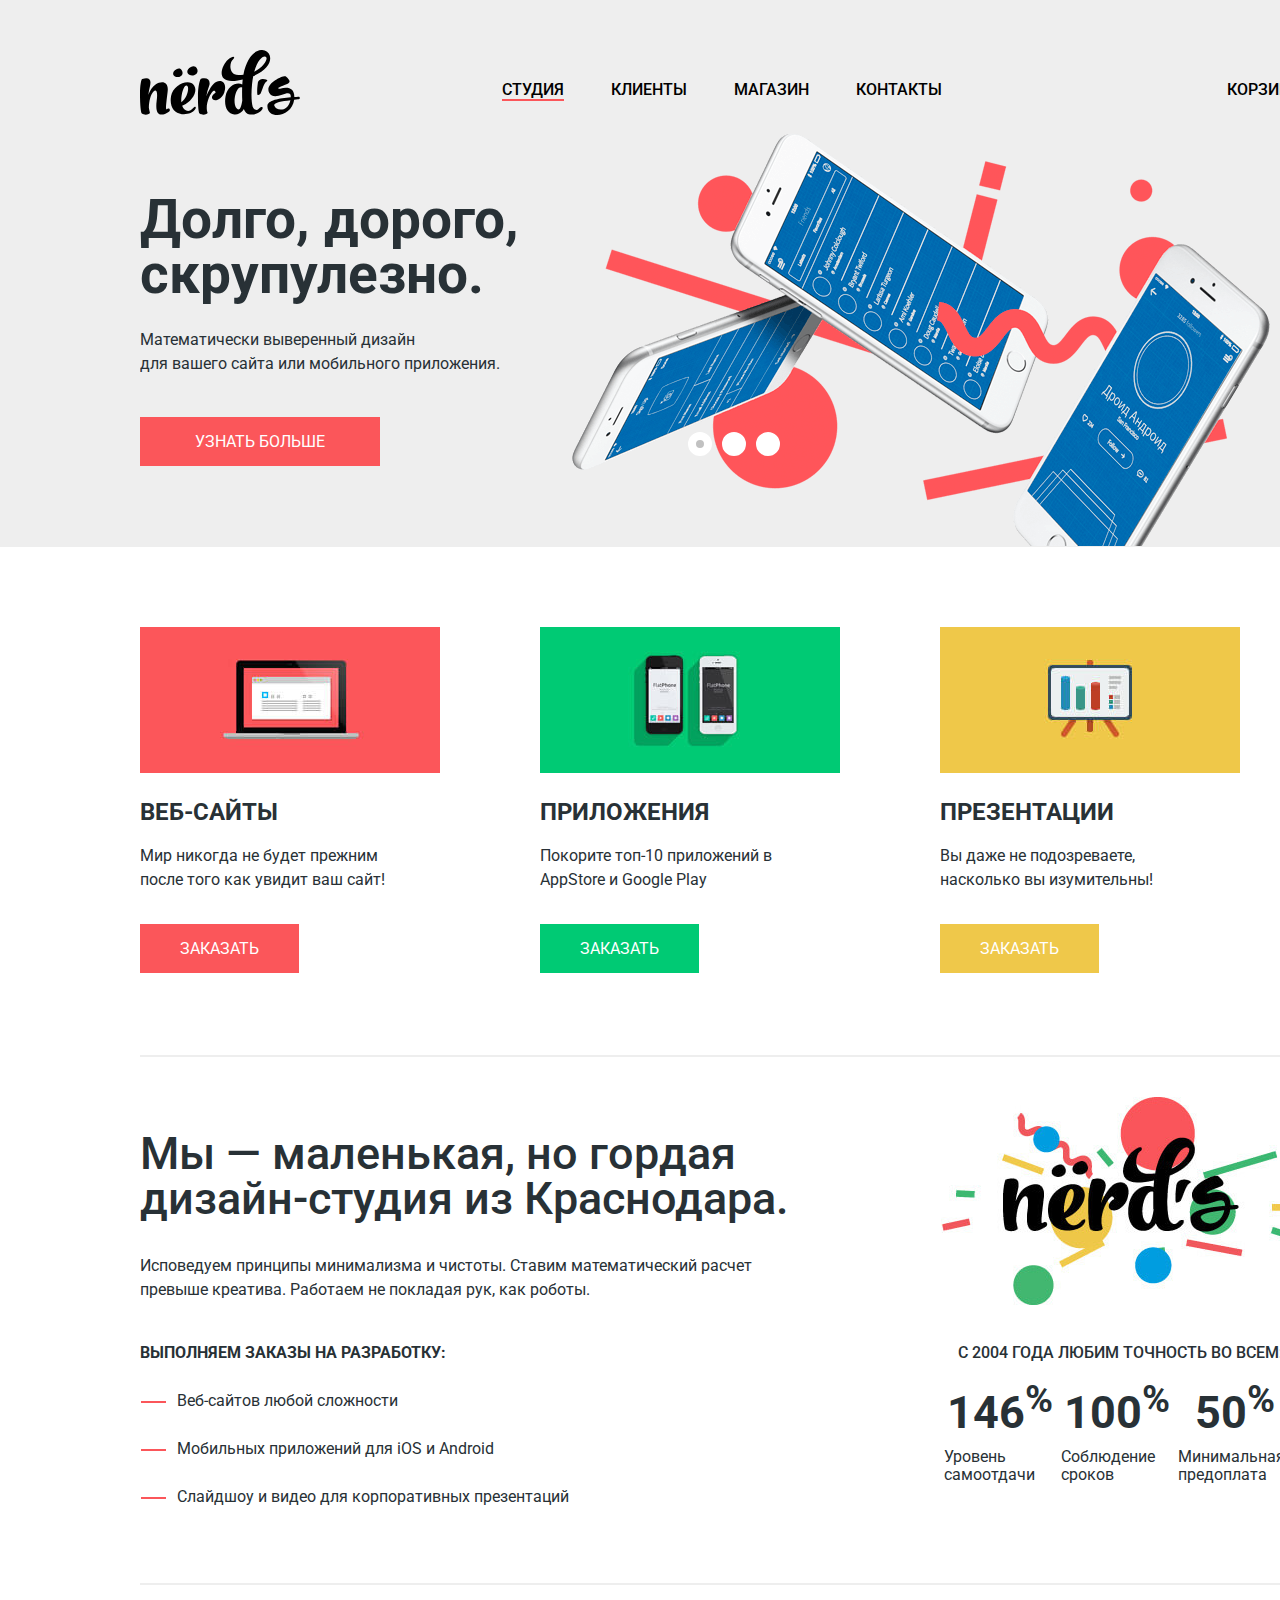
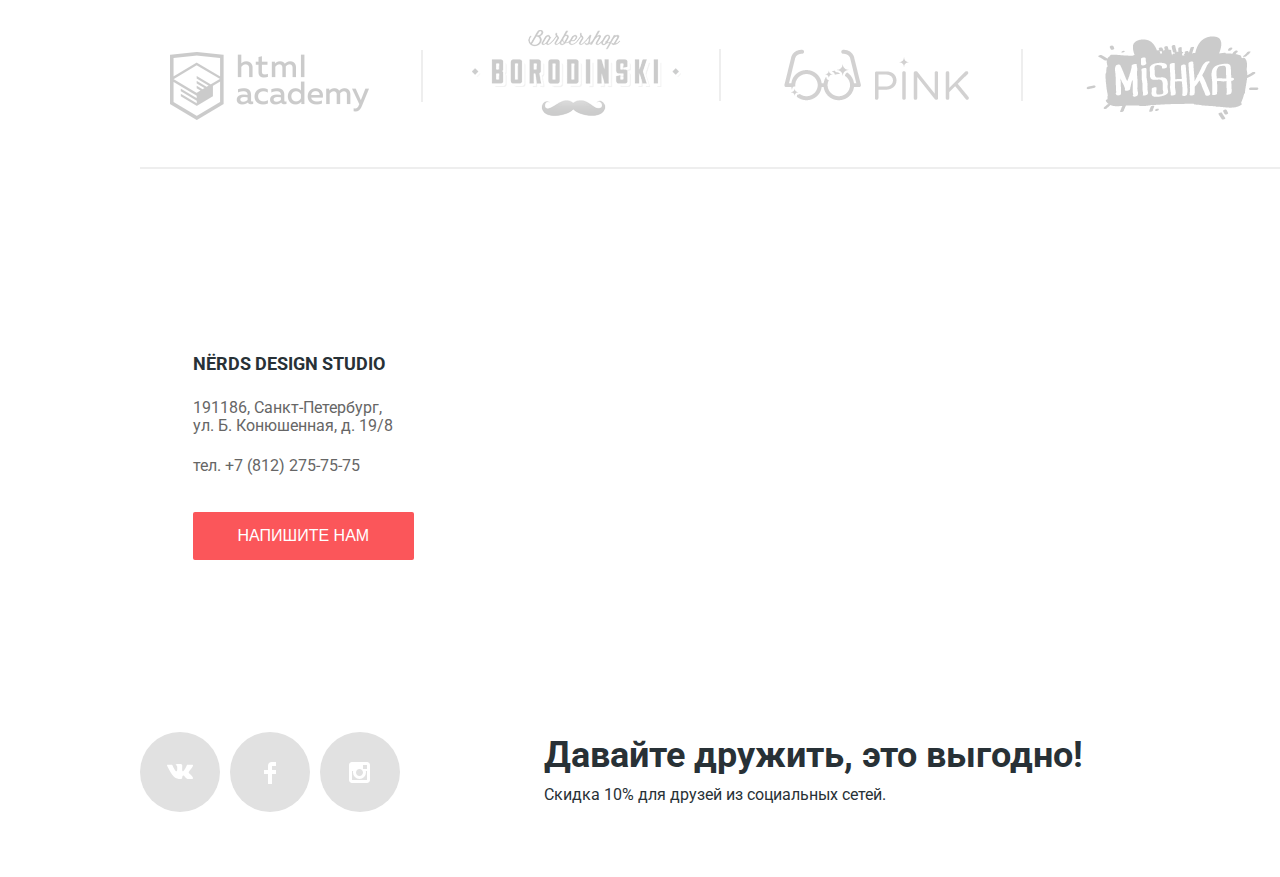
<file: index.html>
<!DOCTYPE html>
<html lang="en" dir="ltr">

<head>
  <meta charset="utf-8">
  <title>Nerds, дизайн студия из Санкт-Петербурга</title>
  <link rel="stylesheet" href="css/style.css">
  <link href="https://fonts.googleapis.com/css?family=Roboto:400,500,700&amp;subset=cyrillic-ext" rel="stylesheet">
</head>

<body>
    <div class="main-navigation-wrapper">
      <header class="navigation container">
        <div class="main-navigation-logo">
          <a href="index.html">
            <svg xmlns="http://www.w3.org/2000/svg" width="160" height="65" viewBox="0 0 160 65">
              <path d="M157.936 49.374c-1.235.161-2.523.271-3.757.377v.056c-2.415 17.364-26.188 20.231-26.779 6.599-.269-6.167 11.593-7.95 23.398-9.088.429-11.09-15.901 5.667-21.608-4.601-5.019-9.025 14.632-17.938 16.728-16.102 6.438 5.636 3.404 6.618-1.379 8.335-9.49 3.41-5.791 4.107-4.511 3.726 7.569-2.253 14.366-1.04 14.312 8.317 1.288-.107 2.522-.163 3.757-.271 2.306-.215 2.467 2.435-.161 2.652zm-7.514.756c-9.124 1.028-17.013 2.436-16.153 5.355 1.716 5.573 13.577 6.818 16.153-5.355zM117.678 44.918c-.682-.037-.703-6.038.112-11.688 1.005-6.951 11.935-3.357 9.093-1.906-2.975 1.52-4.429 8.718-6.266 12.087-.635 1.161-2.605 1.526-2.939 1.507zM42.105 21.002c2.376 4.866-4.937 8.171-8.292 4.521-1.398-1.555-.755-4.56 2.636-6.193 1.697-.836 4.073-1.596 5.656 1.672zM57.062 18.861c2.585 5.297-5.38 8.896-9.031 4.922-1.522-1.695-.823-4.963 2.873-6.742 1.846-.911 4.432-1.736 6.158 1.82zM28.883 61.666c-7.919 5.338-14.219 4.159-12.212-10.848 1.45-10.904-.948-11.521-3.122-9.442-2.845 2.697-4.628 9.723-4.684 16.412a50.98 50.98 0 0 0 1.004 4.776c.334 1.63-4.907 3.315-7.974 1.011C.837 62.79 0 54.865 0 44.131c0-8.824 1.171-14.895 2.23-15.175 8.029-2.191 9.312 1.348 7.583 7.981a47.637 47.637 0 0 0-1.395 7.924c1.673-4.664 4.071-8.485 6.803-10.173 7.416-4.664 13.605-2.473 12.434 6.801-2.007 16.58-2.174 18.827-.39 17.535 2.231-1.574 3.68 1.238 1.618 2.642zM54.982 59.59c-2.175 3.484-7.806 5.171-13.216 4.552-7.75-.843-12.545-7.756-10.705-18.097 2.008-11.185 18.065-18.322 23.196-10.341 3.735 5.789-2.175 16.017-11.597 19.783l-.502.168c1.951 5.171 6.579 7.476 11.039 2.36 2.119-2.36 3.624-1.348 1.785 1.575zm-13.605-7.418c5.855-4.159 7.806-13.32 6.189-15.905-1.728-2.697-5.074 1.517-6.245 11.746-.111 1.461-.111 2.865.056 4.159zM83.091 44.992c-1.597 2.507-3.903 4.384-5.966 5.059-2.398.73-5.185.056-5.185-2.698 0-1.011.892-3.372 3.624-4.721-.168-1.911-1.394-2.417-2.286-1.686-3.345 2.586-7.417 12.25-6.356 19.221.055.168.055.337.055.506.168.617.335 1.237.558 1.854.557 1.574-4.907 3.316-7.973.956-1.059-.788-1.617-6.97-1.617-17.704 0-8.824 1.951-16.636 3.011-16.917 6.412-1.743 10.147 1.292 8.14 7.249-1.171 3.373-2.23 6.801-2.843 10.399 2.453-6.688 6.523-12.872 9.812-14.501 5.856-2.923 10.092.956 8.867 7.813-.056.11-.112.393-.112.449-.056.562-.566 2.302-.39 1.741-.516 1.645-.892 2.277-1.339 2.98z" />
              <path d="M113.207 26.161a86.988 86.988 0 0 0-1.115 7.531c-1.059 10.06-.612 18.996.613 22.986.726 2.137 3.457 4.946 6.078 2.023 2.843-3.203 5.967-1.349 2.174 2.416-2.34 2.305-6.689 3.878-11.039 3.428-3.123-.393-5.018-2.415-6.134-5.505-.444.898-.947 1.685-1.56 2.302-2.119 2.193-4.685 3.43-7.974 3.092-6.637-.73-10.538-7.923-8.699-18.153 1.952-10.791 11.319-14.725 16.728-11.857.112-1.349.223-2.699.335-4.104.055-.281.055-.562.11-.843a96.962 96.962 0 0 1-4.962.956C73.787 34.423 82.04 14.864 87.894 9.75c6.636-5.733 7.36-1.855 5.297-.562-3.68 2.36-5.297 15.905 5.241 15.905 1.729 0 3.346-.112 4.962-.281C106.685 6.49 116.665-2.391 124.75.532c8.976 3.26 8.029 17.535-11.543 25.629zm-10.928 24.393c-.224-3.542-.224-7.532-.167-11.636 0-.506.056-1.011.056-1.461-3.346-1.518-6.635 3.653-7.473 10.792-.946 8.373 2.788 12.813 4.908 10.791 1.617-1.631 2.453-6.803 2.676-8.486zm24.086-43.165c-1.784-2.642-8.307.562-12.098 14.332 9.535-4.554 13.326-12.422 12.098-14.332z" /></svg>
          </a>
        </div>
        <nav class="main-navigation">
          <ul>
            <li class="main-navigation-item">
              <a class="navigation-link active" href="index.html">Студия</a>
            </li>
            <li class="main-navigation-item">
              <a class="navigation-link" href="#">Клиенты</a>
            </li>
            <li class="main-navigation-item">
              <a class="navigation-link" href="catalog.html">Магазин</a>
            </li>
            <li class="main-navigation-item">
              <a class="navigation-link" href="#">Контакты</a>
            </li>
          </ul>
        </nav>
        <div class="main-navigation-cart">
          <a class="navigation-link" href="#">
            Корзина
          </a>
        </div>

      </header>
      <main>
        <h1 class="visually-hidden">Студия веб-дизайна "Nerds"</h1>
        <section class="slider container">
          <input type="radio" id="slider-1" name="slide" checked>
          <input type="radio" id="slider-2" name="slide">
          <input type="radio" id="slider-3" name="slide">
          <div class="slider-controls">
            <label for="slider-1"></label>
            <label for="slider-2"></label>
            <label for="slider-3"></label>
          </div>
          <div class="slider-inner">
            <div class="slide slide-first">
              <div class="slide-column">
                <h3>Долго, дорого, скрупулезно.</h3>
                <p>Математически выверенный дизайн<br />для вашего сайта или мобильного приложения.</p>
                <a href="#" class="button btn-red-big">Узнать больше</a>
              </div>
              <div class="slide-column">
                <img src="img/slide1.png" alt="Пример дизайна на смартфонах">
              </div>
            </div>
            <div class="slide slide-second">
              <div class="slide-column">
                <h3>Любим математику, как никто другой</h3>
                <p>Никакого креатива, только математические формулы<br /> для расчета идеальных пропорций.</p>
                <a href="#" class="button btn-red-big">Узнать больше</a>
              </div>
              <div class="slide-column">
                <img src="img/slide2.png" alt="Пример дизайна на планшетах">
              </div>
            </div>
            <div class="slide slide-third">
              <div class="slide-column">
                <h3>Только ночь, только хардкор</h3>
                <p>Работать днем, как все? Мы против этого.Ближе к полуночи работа только начинается.</p>
                <a href="#" class="button btn-red-big">Узнать больше</a>
              </div>
              <div class="slide-column">
                <img src="img/slide3.png" alt="Пример дизайна на планшете и смартфоне">
              </div>
            </div>
          </div>
    </div>
    </section>
    <section class="features container">
      <h2 class="visually-hidden">Популярные товары</h2>
      <ul class="features-list">
        <li class="feature-item">
          <img src="img/illustration-1.jpg" alt="Пример веб сайта на ноутбуке">
          <h3>Веб-сайты</h3>
          <p>Мир никогда не будет прежним<br /> после того как увидит ваш сайт!</p>
          <a href="" class="btn btn-red">Заказать</a>
        </li>
        <li class="feature-item">
          <img src="img/illustration-2.jpg" alt="Пример приложения на экране смартфона">
          <h3>Приложения</h3>
          <p>Покорите топ-10 приложений в AppStore и Google Play </p>
          <a href="" class="btn btn-green">Заказать</a>
        </li>
        <li class="feature-item">
          <img src="img/illustration-3.jpg" alt="Пример презентации">
          <h3>Презентации</h3>
          <p>Вы даже не подозреваете,<br /> насколько вы изумительны!</p>
          <a href="" class="btn btn-yellow">Заказать</a>
        </li>
      </ul>
    </section>
    <article class="about-us container">
      <h2 class="visually-hidden">О нас</h2>
      <section class="about-us-text">
        <h3>Мы — маленькая, но гордая дизайн-студия из Краснодара.</h3>
        <p>Исповедуем принципы минимализма и чистоты. Ставим математический расчет превыше креатива. Работаем не покладая рук, как роботы.</p>
        <h4>Выполняем заказы на разработку:</h4>
        <ul class="about-us-product">
          <li>Веб-сайтов любой сложности</li>
          <li>Мобильных приложений для iOS и Android</li>
          <li>Слайдшоу и видео для корпоративных презентаций</li>
        </ul>
      </section>
      <section class="about-us-statistic">
        <h3 class="visually-hidden">Наша статистика</h3>
        <ul>
          <li class="about statistic-logo">
            <img src="img/nerds-illustration.jpg" alt="Логотип студии Nerds">
          </li>
          <li class="about">
            <table>
              <caption>с 2004 года любим точность во всем:</caption>
              <tr>
                <th>146<sup>%</sup></th>
                <th>100<sup>%</sup></th>
                <th>50<sup>%</sup></th>
              </tr>
              <tr>
                <td>Уровень<br />самоотдачи</td>
                <td>Соблюдение<br /> сроков</td>
                <td>Минимальная<br /> предоплата</td>
              </tr>
            </table>
          </li>
        </ul>
      </section>
    </article>
    <article class="examples container">
      <h2 class="visually-hidden">Примеры сайтов сделанных Nёrds</h2>
      <ul class="partners-list">
        <li class="partner-item">
          <a href="#"><img src="img/logo-1.png" alt="HTML academy"></a>
        </li>
        <li class="partner-item">
          <a href="#"><img src="img/logo-2.png" alt="Барбершоп Бородинский"></a>
        </li>
        <li class="partner-item">
          <a href="#"><img src="img/logo-3.png" alt="Пинк"></a>
        </li>
        <li class="partner-item">
          <a href="#"><img src="img/logo-4.png" alt="Мишка"></a>
        </li>
      </ul>
    </article>
    </main>
  </div>
  <section class="map-and-contacts">
  <iframe src="https://www.google.com/maps/embed?pb=!1m14!1m8!1m3!1d7994.396461306528!2d30.323083!3d59.938794!3m2!1i1024!2i768!4f13.1!3m3!1m2!1s0x4696310fca5ba729%3A0xea9c53d4493c879f!2z0JHQvtC70YzRiNCw0Y8g0JrQvtC90Y7RiNC10L3QvdCw0Y8g0YPQuy4sIDE5LCDQodCw0L3QutGCLdCf0LXRgtC10YDQsdGD0YDQsywgMTkxMTg2!5e0!3m2!1sru!2sru!4v1543259858917" width="100%" height="416" frameborder="0" style="border:0" allowfullscreen></iframe>
    <div class="container">
      <div class="contacts">
          <h4>Nёrds design studio</h4>
          <p class="adress">191186, Санкт-Петербург,<br /> ул. Б. Конюшенная, д. 19/8</p>
          <p>тел. +7 (812) 275-75-75</p>
          <button href="#" class="button btn-red-write" type="submit">Напишите нам</button>
      </div>
  </section>
  <footer class="page-footer container">
      <section class="footer-social">
        <a href="https://vk.com/" class="round-link">
          <svg xmlns="http://www.w3.org/2000/svg" width="26" height="15" viewBox="0 0 26 15">
            <path fill="#FFF" d="M16.138 11.51c.956-.309 2.18 2.04 3.483 2.939.978.681 1.727.534 1.727.534l3.473-.05s1.815-.112.957-1.554c-.071-.12-.503-1.069-2.585-3.022-2.177-2.043-1.882-1.712.739-5.244 1.597-2.153 2.236-3.468 2.036-4.028-.192-.539-1.365-.399-1.365-.399L20.69.713c-.381.001-.704.119-.851.515-.003.004-.621 1.666-1.445 3.079-1.741 2.989-2.436 3.148-2.724 2.961-.661-.433-.494-1.737-.494-2.664 0-2.897.432-4.105-.846-4.417-.427-.104-.739-.172-1.828-.182-1.392-.021-2.574 0-3.244.329-.445.223-.786.712-.579.74.26.035.843.16 1.155.586.401.552.389 1.789.389 1.789s.229 3.411-.54 3.834c-.528.29-1.25-.302-2.803-3.016-.793-1.388-1.392-2.922-1.392-2.922s-.116-.285-.326-.441c-.25-.185-.6-.244-.6-.244L.848.684S.29.7.085.946c-.182.218-.015.668-.015.668s2.909 6.881 6.203 10.347c3.02 3.182 6.452 2.971 6.452 2.971h1.555s.469-.054.709-.312c.224-.24.214-.691.214-.691s-.031-2.109.935-2.419z" /></svg>
          <span class="visually-hidden">Вконтакте</span>
        </a>
        <a href="https://www.facebook.com/" class="round-link">
          <svg xmlns="http://www.w3.org/2000/svg" width="12" height="22" viewBox="0 0 12 22">
            <path fill="#FFF" d="M12 4V0H8a4 4 0 0 0-4 4v4H0v4h4v10h4V12h4V8H8V4h4z" /></svg>
          <span class="visually-hidden">Фейсбук</span>
        </a>
        <a href="https://www.instagram.com/" class="round-link">
          <span class="visually-hidden">Инстаграм</span>
          <svg xmlns="http://www.w3.org/2000/svg" width="21" height="21" viewBox="0 0 21 21">
            <path fill="#FFF" d="M18 0H3C1.35 0 0 1.35 0 3v15c0 1.65 1.35 3 3 3h15c1.65 0 3-1.35 3-3V3c0-1.65-1.35-3-3-3zm-7.5 7c1.93 0 3.5 1.57 3.5 3.5S12.43 14 10.5 14 7 12.43 7 10.5 8.57 7 10.5 7zM18 18H3V9h1.181A6.504 6.504 0 0 0 4 10.5a6.5 6.5 0 1 0 13 0 6.45 6.45 0 0 0-.181-1.5H18v9zm0-11h-4V3h4v4z" /></svg>
        </a>
      </section>
      <section class="footer-offer">
        <h3>Давайте дружить, это выгодно!</h3>
        <p>Скидка 10% для друзей из социальных сетей.</p>
      </section>
  </footer>
  <section class="modal">
    <h4 class="form-head">Напишите нам</h4>
    <form  class="modal-form" action="https://echo.htmlacademy.ru" method="post">
      <label class="name">
        Ваше имя:<br />
        <input class="user-name" type="text" name="name" placeholder="Имя Фамилия">
      </label>
      <label class="mail">
        Ваш e-mail:<br />
        <input type="email" class="user-mail" name="mail" placeholder="email@example.com">
      </label>
      <label class="text">
        Текст письма:<br />
        <textarea name="name" rows="8" cols="80"></textarea>
      </label>
    <button class="button modal-submit" type="submit">Отправить</button>
    </form>
    <button class="modal-close">Закрыть</button>
  </section>
  <script src="external.js"></script>
</body>

</html>
</file>
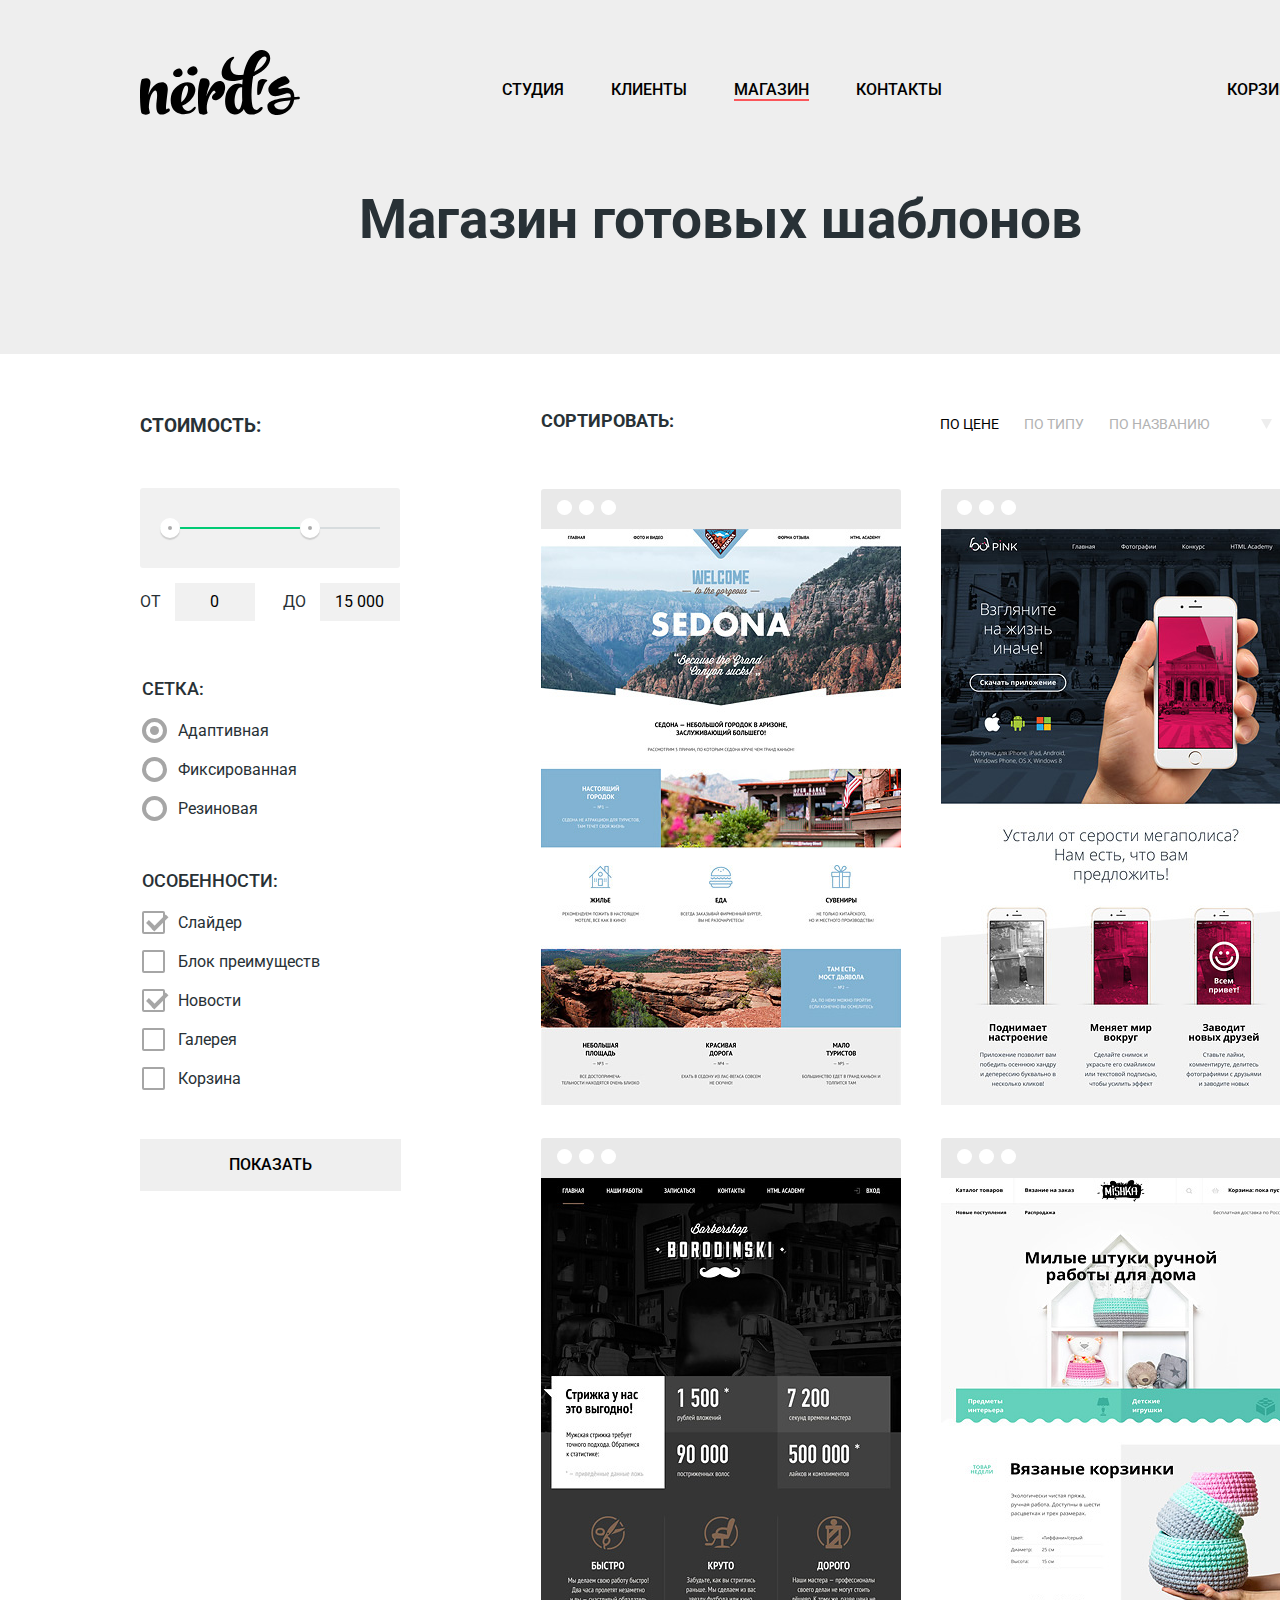
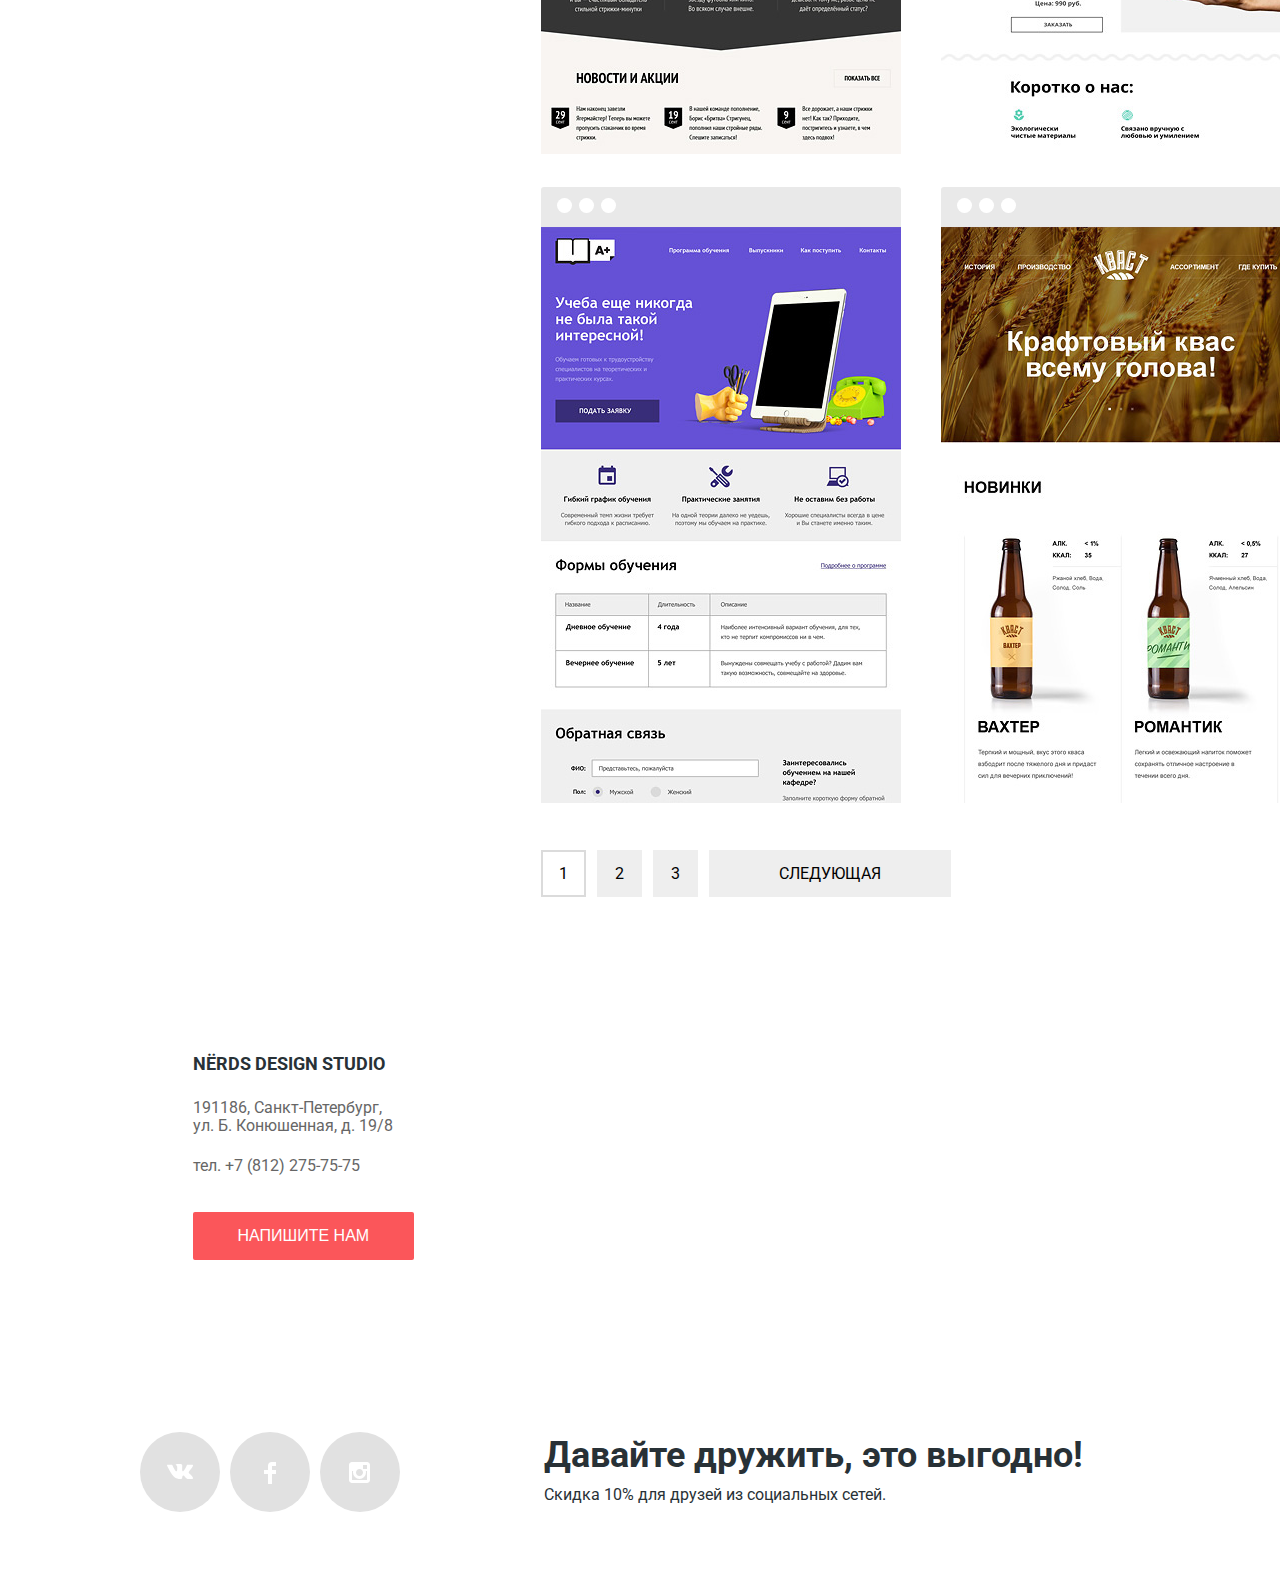
<file: catalog.html>
<!DOCTYPE html>
<html lang="en" dir="ltr">

<head>
  <meta charset="utf-8">
  <title>Каталог сайтов дизайн-студии Nёrds</title>
  <link rel="stylesheet" href="css/min-style.css">
  <link href="https://fonts.googleapis.com/css?family=Roboto:400,500,700&amp;subset=cyrillic-ext" rel="stylesheet">
</head>

<body>
  <div class="main-navigation-wrapper">
    <header class="navigation container">
      <div class="main-navigation-logo">
        <a href="index.html">
          <svg xmlns="http://www.w3.org/2000/svg" width="160" height="65" viewBox="0 0 160 65">
            <path d="M157.936 49.374c-1.235.161-2.523.271-3.757.377v.056c-2.415 17.364-26.188 20.231-26.779 6.599-.269-6.167 11.593-7.95 23.398-9.088.429-11.09-15.901 5.667-21.608-4.601-5.019-9.025 14.632-17.938 16.728-16.102 6.438 5.636 3.404 6.618-1.379 8.335-9.49 3.41-5.791 4.107-4.511 3.726 7.569-2.253 14.366-1.04 14.312 8.317 1.288-.107 2.522-.163 3.757-.271 2.306-.215 2.467 2.435-.161 2.652zm-7.514.756c-9.124 1.028-17.013 2.436-16.153 5.355 1.716 5.573 13.577 6.818 16.153-5.355zM117.678 44.918c-.682-.037-.703-6.038.112-11.688 1.005-6.951 11.935-3.357 9.093-1.906-2.975 1.52-4.429 8.718-6.266 12.087-.635 1.161-2.605 1.526-2.939 1.507zM42.105 21.002c2.376 4.866-4.937 8.171-8.292 4.521-1.398-1.555-.755-4.56 2.636-6.193 1.697-.836 4.073-1.596 5.656 1.672zM57.062 18.861c2.585 5.297-5.38 8.896-9.031 4.922-1.522-1.695-.823-4.963 2.873-6.742 1.846-.911 4.432-1.736 6.158 1.82zM28.883 61.666c-7.919 5.338-14.219 4.159-12.212-10.848 1.45-10.904-.948-11.521-3.122-9.442-2.845 2.697-4.628 9.723-4.684 16.412a50.98 50.98 0 0 0 1.004 4.776c.334 1.63-4.907 3.315-7.974 1.011C.837 62.79 0 54.865 0 44.131c0-8.824 1.171-14.895 2.23-15.175 8.029-2.191 9.312 1.348 7.583 7.981a47.637 47.637 0 0 0-1.395 7.924c1.673-4.664 4.071-8.485 6.803-10.173 7.416-4.664 13.605-2.473 12.434 6.801-2.007 16.58-2.174 18.827-.39 17.535 2.231-1.574 3.68 1.238 1.618 2.642zM54.982 59.59c-2.175 3.484-7.806 5.171-13.216 4.552-7.75-.843-12.545-7.756-10.705-18.097 2.008-11.185 18.065-18.322 23.196-10.341 3.735 5.789-2.175 16.017-11.597 19.783l-.502.168c1.951 5.171 6.579 7.476 11.039 2.36 2.119-2.36 3.624-1.348 1.785 1.575zm-13.605-7.418c5.855-4.159 7.806-13.32 6.189-15.905-1.728-2.697-5.074 1.517-6.245 11.746-.111 1.461-.111 2.865.056 4.159zM83.091 44.992c-1.597 2.507-3.903 4.384-5.966 5.059-2.398.73-5.185.056-5.185-2.698 0-1.011.892-3.372 3.624-4.721-.168-1.911-1.394-2.417-2.286-1.686-3.345 2.586-7.417 12.25-6.356 19.221.055.168.055.337.055.506.168.617.335 1.237.558 1.854.557 1.574-4.907 3.316-7.973.956-1.059-.788-1.617-6.97-1.617-17.704 0-8.824 1.951-16.636 3.011-16.917 6.412-1.743 10.147 1.292 8.14 7.249-1.171 3.373-2.23 6.801-2.843 10.399 2.453-6.688 6.523-12.872 9.812-14.501 5.856-2.923 10.092.956 8.867 7.813-.056.11-.112.393-.112.449-.056.562-.566 2.302-.39 1.741-.516 1.645-.892 2.277-1.339 2.98z" />
            <path d="M113.207 26.161a86.988 86.988 0 0 0-1.115 7.531c-1.059 10.06-.612 18.996.613 22.986.726 2.137 3.457 4.946 6.078 2.023 2.843-3.203 5.967-1.349 2.174 2.416-2.34 2.305-6.689 3.878-11.039 3.428-3.123-.393-5.018-2.415-6.134-5.505-.444.898-.947 1.685-1.56 2.302-2.119 2.193-4.685 3.43-7.974 3.092-6.637-.73-10.538-7.923-8.699-18.153 1.952-10.791 11.319-14.725 16.728-11.857.112-1.349.223-2.699.335-4.104.055-.281.055-.562.11-.843a96.962 96.962 0 0 1-4.962.956C73.787 34.423 82.04 14.864 87.894 9.75c6.636-5.733 7.36-1.855 5.297-.562-3.68 2.36-5.297 15.905 5.241 15.905 1.729 0 3.346-.112 4.962-.281C106.685 6.49 116.665-2.391 124.75.532c8.976 3.26 8.029 17.535-11.543 25.629zm-10.928 24.393c-.224-3.542-.224-7.532-.167-11.636 0-.506.056-1.011.056-1.461-3.346-1.518-6.635 3.653-7.473 10.792-.946 8.373 2.788 12.813 4.908 10.791 1.617-1.631 2.453-6.803 2.676-8.486zm24.086-43.165c-1.784-2.642-8.307.562-12.098 14.332 9.535-4.554 13.326-12.422 12.098-14.332z" /></svg>
        </a>
      </div>
      <nav class="main-navigation">
        <ul>
          <li class="main-navigation-item">
            <a class="navigation-link" href="index.html">Студия</a>
          </li>
          <li class="main-navigation-item">
            <a class="navigation-link" href="#">Клиенты</a>
          </li>
          <li class="main-navigation-item">
            <a class="navigation-link active" href="catalog.html">Магазин</a>
          </li>
          <li class="main-navigation-item">
            <a class="navigation-link" href="#">Контакты</a>
          </li>
        </ul>
      </nav>
      <div class="main-navigation-cart">
        <a class="navigation-link" href="#">
          Корзина
        </a>
      </div>

    </header>
    <section class="container">
      <h1 class="catalog-header">Магазин готовых шаблонов</h1>
    </section>
  </div>
  <main class="catalog-content container">
    <section class="sort-form">
      <h3 class="visually-hidden">Настройки фильтров поиска</h3>
      <form action="/echo" method="post">
        <h3 class="price">Стоимость:</h3>
        <div class="range-bar">
          <div class="range-controls">
            <div class="scale">
              <div class="bar"></div>
            </div>
            <div class="toggle toggle-min"></div>
            <div class="toggle toggle-max"></div>
          </div>
          <div class="price-control">
            <label class="min-price">от <input type="text" name="min-price" value="0"></label>
            <label class="max-price">до <input type="text" name="max-price" value="15 000"></label>
          </div>
        </div>
        <fieldset class="grid-type">
          <legend>Сетка:</legend>
          <label class="interface-radio">
            <input class="visually-hidden" type="radio" name="grid" value="adaptive" checked>
            <span class="radio-indicator"></span>
            <span class="radio-type">Адаптивная</span>
          </label>
          <label class="interface-radio">
            <input class="visually-hidden" type="radio" name="grid" value="fixed">
            <span class="radio-indicator"></span>
            <span class="radio-type">Фиксированная</span>
          </label>
          <label class="interface-radio">
            <input class="visually-hidden" type="radio" name="grid" value="rubber">
            <span class="radio-indicator"></span>
            <span class="radio-type">Резиновая</span>
          </label>
        </fieldset>
        <fieldset class="advantage-type">
          <legend>Особенности:</legend>
          <label class="interface-checkbox">
            <input class="visually-hidden" type="checkbox" name="slider" checked>
            <span class="checkbox-indicator"></span>
            <span class="checkbox-type">Слайдер</span>
          </label>
          <label class="interface-checkbox">
            <input class="visually-hidden" type="checkbox" name="advantage-block">
            <span class="checkbox-indicator"></span>
            <span class="checkbox-type">Блок преимуществ</span>
          </label>
          <label class="interface-checkbox">
            <input class="visually-hidden" type="checkbox" name="news" checked>
            <span class="checkbox-indicator"></span>
            <span class="checkbox-type">Новости</span>
          </label>
          <label class="interface-checkbox">
            <input class="visually-hidden" type="checkbox" name="gallery">
            <span class="checkbox-indicator"></span>
            <span class="checkbox-type">Галерея</span>
          </label>
          <label class="interface-checkbox">
            <input class="visually-hidden" type="checkbox" name="cart">
            <span class="checkbox-indicator"></span>
            <span class="checkbox-type">Корзина</span>
          </label>
        </fieldset>
        <button type="submit" class="button btn-big-grey">Показать</button>
      </form>
    </section>
    <section class="templates">
      <div class="sorting">
        <ul class="sorting-list">
          <li class="sorter-head">
            <h4>Сортировать:</h4>
          </li>
          <li class="sorter-name"><a href="#" class="active">по цене</a></li>
          <li class="sorter-name"><a href="#">по типу</a></li>
          <li class="sorter-name"><a href="#">по названию</a></li>
          <li class="sorter-btns">
            <a class="sorter-btn" href="#">
              <svg xmlns="http://www.w3.org/2000/svg" width="11" height="10" viewBox="0 0 11 10">
                <path fill="#ededed" d="M5.5 10L0 0h11" /></svg>
              <span class="visually-hidden">Сортировка сверху вниз</span>
            </a>
            <a class="sorter-btn active" href="#">
              <svg xmlns="http://www.w3.org/2000/svg" width="11" height="10" viewBox="0 0 11 10">
                <path fill="#ededed" d="M5.5 0L0 10h11z" /></svg>
              <span class="visually-hidden">Сортировка снизу вверх</span>
            </a>
          </li>
        </ul>
      </div>
      <ul class="templates-list">
        <li class="template" tabindex="0">
          <span class="round-toggle"></span>
          <img src="img/img-sedona.jpg" alt="Сайт Седона">
          <div class="template-hover">
            <h3>Sedona</h3>
            <p>Информационный сайт<br /> для туристов</p>
            <a href="#" class="button btn-template">9 900 руб.</a>
          </div>
        </li>
        <li class="template" tabindex="0">
          <span class="round-toggle"></span>
          <img src="img/img-pink.jpg" alt="лендинг Pink">
          <div class="template-hover">
            <h3>Pink app</h3>
            <p>Продуктовый лендинг<br />приложения для iOS и Android</p>
            <a href="#" class="button btn-template">9 900 руб.</a>
          </div>
        </li>
        <li class="template" tabindex="0">
          <span class="round-toggle"></span>
          <img src="img/img-barbershop.jpg" alt="сайт Бородинский">
          <div class="template-hover">
            <h3>barbershop</h3>
            <p>Сайт салона красоты для мужчин.</p>
            <a href="#" class="button btn-template">9 900 руб.</a>
          </div>
        </li>
        <li class="template" tabindex="0">
          <span class="round-toggle"></span>
          <img src="img/img-mishka.jpg" alt="сайт Mishka ">
          <div class="template-hover">
            <h3>mishka</h3>
            <p>Интернет-магазин вязаных игрушек</p>
            <a href="#" class="button btn-template">9 900 руб.</a>
          </div>
        </li>
        <li class="template" tabindex="0">
          <span class="round-toggle"></span>
          <img src="img/img-aplus.jpg" alt="лендинг aplus">
          <div class="template-hover">
            <h3>a-plus</h3>
            <p>Лендинг курсов повышения квалификации</p>
            <a href="#" class="button btn-template">9 900 руб.</a>
          </div>
        </li>
        <li class="template" tabindex="0">
          <span class="round-toggle"></span>
          <img src="img/img-kvast.jpg" alt="сайт кваст">
          <div class="template-hover">
            <h3>Кваст</h3>
            <p>Промо-сайт производителя крафтового кваса</p>
            <a href="#" class="button btn-template">9 900 руб.</a>
          </div>
        </li>
      </ul>
      <ul class="breadcumbs">
        <li>
          <a class="breadcumb active" href="#">1</a>
        </li>
        <li>
          <a class="breadcumb" href="#">2</a>
        </li>
        <li>
          <a class="breadcumb" href="#">3</a>
        </li>
        <li>
          <a class="breadcumb next" href="#">Следующая</a>
        </li>
      </ul>
    </section>
  </main>
  <section class="map-and-contacts">
    <iframe src="https://www.google.com/maps/embed?pb=!1m14!1m8!1m3!1d7994.396461306528!2d30.323083!3d59.938794!3m2!1i1024!2i768!4f13.1!3m3!1m2!1s0x4696310fca5ba729%3A0xea9c53d4493c879f!2z0JHQvtC70YzRiNCw0Y8g0JrQvtC90Y7RiNC10L3QvdCw0Y8g0YPQuy4sIDE5LCDQodCw0L3QutGCLdCf0LXRgtC10YDQsdGD0YDQsywgMTkxMTg2!5e0!3m2!1sru!2sru!4v1543259858917"
      width="100%" height="416" frameborder="0" style="border:0" allowfullscreen></iframe>
    <div class="container">
      <div class="contacts">
        <h4>Nёrds design studio</h4>
        <p class="adress">191186, Санкт-Петербург,<br /> ул. Б. Конюшенная, д. 19/8</p>
        <p>тел. +7 (812) 275-75-75</p>
        <button class="button btn-red-write" type="submit">Напишите нам</button>
      </div>
    </div>
  </section>
  <footer class="page-footer container">
    <section class="footer-social">
      <a href="https://vk.com/" class="round-link">
        <svg xmlns="http://www.w3.org/2000/svg" width="26" height="15" viewBox="0 0 26 15">
          <path fill="#FFF" d="M16.138 11.51c.956-.309 2.18 2.04 3.483 2.939.978.681 1.727.534 1.727.534l3.473-.05s1.815-.112.957-1.554c-.071-.12-.503-1.069-2.585-3.022-2.177-2.043-1.882-1.712.739-5.244 1.597-2.153 2.236-3.468 2.036-4.028-.192-.539-1.365-.399-1.365-.399L20.69.713c-.381.001-.704.119-.851.515-.003.004-.621 1.666-1.445 3.079-1.741 2.989-2.436 3.148-2.724 2.961-.661-.433-.494-1.737-.494-2.664 0-2.897.432-4.105-.846-4.417-.427-.104-.739-.172-1.828-.182-1.392-.021-2.574 0-3.244.329-.445.223-.786.712-.579.74.26.035.843.16 1.155.586.401.552.389 1.789.389 1.789s.229 3.411-.54 3.834c-.528.29-1.25-.302-2.803-3.016-.793-1.388-1.392-2.922-1.392-2.922s-.116-.285-.326-.441c-.25-.185-.6-.244-.6-.244L.848.684S.29.7.085.946c-.182.218-.015.668-.015.668s2.909 6.881 6.203 10.347c3.02 3.182 6.452 2.971 6.452 2.971h1.555s.469-.054.709-.312c.224-.24.214-.691.214-.691s-.031-2.109.935-2.419z" /></svg>
        <span class="visually-hidden">Вконтакте</span>
      </a>
      <a href="https://www.facebook.com/" class="round-link">
        <svg xmlns="http://www.w3.org/2000/svg" width="12" height="22" viewBox="0 0 12 22">
          <path fill="#FFF" d="M12 4V0H8a4 4 0 0 0-4 4v4H0v4h4v10h4V12h4V8H8V4h4z" /></svg>
        <span class="visually-hidden">Фейсбук</span>
      </a>
      <a href="https://www.instagram.com/" class="round-link">
        <span class="visually-hidden">Инстаграм</span>
        <svg xmlns="http://www.w3.org/2000/svg" width="21" height="21" viewBox="0 0 21 21">
          <path fill="#FFF" d="M18 0H3C1.35 0 0 1.35 0 3v15c0 1.65 1.35 3 3 3h15c1.65 0 3-1.35 3-3V3c0-1.65-1.35-3-3-3zm-7.5 7c1.93 0 3.5 1.57 3.5 3.5S12.43 14 10.5 14 7 12.43 7 10.5 8.57 7 10.5 7zM18 18H3V9h1.181A6.504 6.504 0 0 0 4 10.5a6.5 6.5 0 1 0 13 0 6.45 6.45 0 0 0-.181-1.5H18v9zm0-11h-4V3h4v4z" /></svg>
      </a>
    </section>
    <section class="footer-offer">
      <h3>Давайте дружить, это выгодно!</h3>
      <p>Скидка 10% для друзей из социальных сетей.</p>
    </section>
  </footer>
  <section class="modal">
    <h4 class="form-head">Напишите нам</h4>
    <form class="modal-form" action="https://echo.htmlacademy.ru" method="post">
      <label class="name">
        Ваше имя:<br />
        <input class="user-name" type="text" name="name" placeholder="Имя Фамилия">
      </label>
      <label class="mail">
        Ваш e-mail:<br />
        <input type="email" class="user-mail" name="mail" placeholder="email@example.com">
      </label>
      <label class="text">
        Текст письма:<br />
        <textarea name="name" rows="8" cols="80"></textarea>
      </label>
      <button class="button modal-submit" type="submit">Отправить</button>
    </form>
    <button class="modal-close">Закрыть</button>
  </section>
  <script src="external.js"></script>
</body>

</html>
</file>
<file: css/style.css>
body {
  padding: 0;
  margin: 0;
  font-family: 'Roboto', Arial, sans-serif;
  font-size: 16px;
  line-height: 24px;
  color: #283136;
  background-color: #ffffff;
  min-width: 1440px;
  position: relative;

}
.visually-hidden:not(:focus):not(:active),
input[type="checkbox"].visually-hidden,
input[type="radio"].visually-hidden {
  position: absolute;
  clip: rect(0 0 0 0);
  width: 1px;
  height: 1px;
  margin: -1px;
  white-space: nowrap;
  -webkit-clip-path: inset(100%);
  clip-path: inset(100%);
  overflow: hidden;
}

img {
  max-width: 100%;
  height: auto;
}

a {
  text-decoration: none;
}

.main-navigation-wrapper {
  background-color: #eeeeee;

}
.container {
  width: 1161px;
  margin: 0 auto;
}

.navigation {
  display: -webkit-box;
  display: -ms-flexbox;
  display: flex;
  -webkit-box-pack: justify;
      -ms-flex-pack: justify;
          justify-content: space-between;
}

.main-navigation ul {
  list-style: none;
  padding: 0;
  margin: 0;
  display: -webkit-box;
  display: -ms-flexbox;
  display: flex;
  padding-right: 36px;
}

.main-navigation-item {
  padding-top: 75px;
  padding-right: 47px;
  -ms-flex-preferred-size: 100px;
      flex-basis: 100px;
}

.main-navigation-cart {
  padding-top: 75px;
  position: relative;
}

.main-navigation-cart svg {
  position: absolute;
  left: -40px;
  bottom: 25px;
}

.navigation-link {
  color: #000000;
  line-height: 30px;
  font-weight: 500;
  text-transform: uppercase;
}

.navigation-link:hover,
.navigation-link:focus
 {
  color: #fb565a;
}

.navigation-link:active {
  color: #a6a6a6;
}

.navigation-link.active {
  -webkit-box-shadow: 0 2px #fb565a;
  box-shadow: 0 2px #fb565a;
}

.main-navigation-logo {
  padding-top: 50px;
}

.main-navigation-logo:hover path,
.main-navigation-logo:focus path
 {
  fill: #303030;
}

.main-navigation-logo:active path {
  fill: #a6a6a6;
}

.slider {
  overflow: hidden;
  position: relative;
  margin-top: 10px;
}

.slider input[type="radio"] {
  display: none;
}

.slider-controls {
  position: absolute;
  left: 47%;
  top: 300px;
  z-index: 99;
}

.slider-controls label {
  display: inline-block;
  width: 8px;
  height: 8px;
  margin: 0 3px;
  background: white;
  border: 8px solid white;
  vertical-align: top;
  border-radius: 50%;
  cursor: pointer;
}

#slider-1:checked~.slider-controls label[for="slider-1"],
#slider-2:checked~.slider-controls label[for="slider-2"],
#slider-3:checked~.slider-controls label[for="slider-3"] {
  background-color: #c1c1c1;
}

#slider-1:checked~.slider-inner .slide-first,
#slider-2:checked~.slider-inner .slide-second,
#slider-3:checked~.slider-inner .slide-third {
  display: -webkit-box;
  display: -ms-flexbox;
  display: flex;
}

.slider-inner {
  height: 415px;
}

.slide {
  display: none;
  -webkit-box-orient: vertical;
  -webkit-box-direction: normal;
  -ms-flex-direction: wrap;
  flex-direction: wrap;
  -ms-flex-wrap: nowrap;
  flex-wrap: nowrap;
}

.slide-column:first-child {
  width: 37%;
  padding-top: 60px;
}

.slide-column h3 {
  font-size: 55px;
  line-height: 55px;
  font-weight: 700;
  margin: 0;
  padding: 0;
}

.slide-column:last-child {
  width: 63%;
}

.slide-column img {
  z-index: 5;
  position: absolute;
}

.slide-first img {
  top: 1px;
  right: 31px;
}

.slide-second img {
  top: -5;
  right:10px;
}

.slide-third img {
  top: 5px;
  right:10px;

}

.slide-second .slide-column:first-child {
  width: 50%;
}

.slide-second .slide-column:last-child {
  width: 50%;
  margin-right: 80px;
}

.slide-column p {
  padding-top: 10px;
  margin-bottom: 54px;
}

.button {
  font-size: 16px;
  line-height: 18px;
  text-transform: uppercase;
  color: #fff;
  font-weight: 400;
  border:none;

}

.btn-red-big {
  background-color: #fb565a;
  padding: 15px 55px;
}

.btn-red-big:hover,
.btn-red-big:focus {
  background-color: #e74246;
}

.btn-red-big:active {
  background-color: #d7373b;
  color: #e26f72;
}

.features {
  min-height: 428px;
}

.features-list {
  list-style: none;
  display: -webkit-box;
  display: -ms-flexbox;
  display: flex;
  -webkit-box-pack: justify;
  -ms-flex-pack: justify;
  justify-content: space-between;
  margin: 0;
  padding: 0;
  margin-top: 80px;
  width: 1100px;
}

.feature-item {
  width: 300px;
}

.feature-item h3 {
  margin: 0;
  padding: 0;
  font-size: 24px;
  font-weight: bold;
  text-transform: uppercase;
  padding-top: 20px;
}

.feature-item p {
  padding-top: 4px;
  margin-bottom: 45px;
}
.btn {
  font-size: 16px;
  line-height: 18px;
  text-transform: uppercase;
  color: #fff;
  font-weight: 400;
  padding:15px 40px;
}
.btn-red {
  background-color: #fb565a;
}

.btn-red:hover,
.btn-red:focus {
  background-color: #e74246;
}

.btn-red:active {
  background-color: #d7373b;
  color: #e37376;
}

.btn-green {
  background-color: #00ca74;
}

.btn-green:hover,
.btn-green:focus {
  background-color: #00bc6c;
}

.btn-green:active {
  background-color: #00aa62;
  color: #4dc491;
}

.btn-yellow {
  background-color: #efc84a;
}

.btn-yellow:hover,
.btn-yellow:focus  {
  background-color: #eab534;
}

.btn-yellow:active {
  background-color: #e5a722;
  color: #edc265;
}

.about-us {
  border-top: 2px solid #eeeeee;
  border-bottom: 2px solid #eeeeee;
  display: -webkit-box;
  display: -ms-flexbox;
  display: flex;
  -webkit-box-pack: justify;
  -ms-flex-pack: justify;
  justify-content: space-between;
  padding-bottom: 50px;
}

.about-us-text {
  width: 660px;
  padding-top: 74px;
}

.about-us-text h3 {
  margin: 0;
  padding: 0;
  font-size: 45px;
  line-height: 45px;
  font-weight: 500;
}

.about-us-text p {
  margin: 0;
  padding: 0;
  padding-top: 33px;
}

.about-us-text h4 {
  text-transform: uppercase;
  margin: 0;
  padding: 0;
  padding-top: 38px;
  line-height: 26px;
}

.about-us-product {
  margin: 0;
  padding: 0;
  list-style: none;
  padding-top: 23px;
  padding-left: 37px;
}

.about-us-product li {
  padding-bottom: 24px;
  position: relative;
}

.about-us-product li::before {
  content: "";
  position: absolute;
  width: 25px;
  height: 2px;
  background-color: #fb565a;
  left: -36px;
  top: 12px
}

.about-us-statistic {
  width: 360px;
  padding-top: 40px;
}

.about-us-statistic ul {
  list-style: none;
  margin: 0;
  padding: 0;
}

.about table {
  width: 100%;
  padding-top: 26px;
  padding-right: 5px;
}

.about caption {
  text-transform: uppercase;
  font-weight: 500;
  padding-top: 29px;
}

.about th {
  font-size: 45px;
  line-height: 10px;
}

.about td {
  padding-top: 27px;
  line-height: 18px;
}

.partners-list {
  list-style: none;
  margin: 0;
  padding: 0;
  display: -webkit-box;
  display: -ms-flexbox;
  display: flex;
  -webkit-box-pack: justify;
  -ms-flex-pack: justify;
  justify-content: space-between;
  padding-left: 30px;
  padding-top: 45px;
  padding-bottom: 40px;
  border-bottom: 2px solid #eeeeee;
}

.partner-item {
  width: 215px;
  -ms-flex-item-align: baseline;
  align-self: baseline;
  position: relative;
}

.partner-item:nth-child(3) {
  -ms-flex-item-align: center;
  -ms-grid-row-align: center;
  align-self: center;
  margin-left: 10px;
}

.partner-item:nth-child(3)::before,
.partner-item:nth-child(3)::after,
.partner-item:nth-child(2)::after {
  content: "";
  position: absolute;
  width: 2px;
  height: 52px;
  background-color: #eeeeee;
}

.partner-item:nth-child(3)::before {
  left: -65px;
}

.partner-item:nth-child(3)::after {
  right: -24px;
}

.partner-item:nth-child(2)::after {
  left: -51px;
  top: 20px;
}

.partner-item a:hover,
.partner-item a:focus
 {
  opacity: 1;
}

.partner-item a {
  opacity: 0.2;
}

.partner-item a:active {
  opacity: 0.2;
}
.map-and-contacts {
  position: relative;
  margin-top:75px;
}
.contacts {
  background: #fff;
  position:absolute;
  top:58px;
  padding-left:53px;
  padding-right:53px;
  padding-bottom: 47px;
  padding-top:47px;

}
.contacts h4 {
  padding:0;
  margin:0;
  font-size: 18px;
  line-height: 30px;
  text-transform: uppercase;
  padding-bottom:20px;
}
.contacts p {
  padding:0;
  margin:0;
  font-size:inherit;
  line-height: 18px;
  color: #666666;
  padding-bottom: 22px;
}
.btn-red-write {
  padding:15px 45px;
  background-color: #fb565a;
  border:none;
  border-radius:2px;
  margin-top:15px;
  cursor:pointer;
}
.btn-red-write:hover,
.btn-red-write:focus
 {
  background-color: #e74246;
}
.btn-red-write:active {
  background-color: #d7373b;
  color: #e26f72;
}
.page-footer {
  padding-top:65px;
  display:-webkit-box;
  display:-ms-flexbox;
  display:flex;
  padding-bottom:65px;
}
.footer-social {
  margin-right:auto;
}
.footer-offer {
  margin-right:18.7%;
  padding-top:5px;
}
.footer-offer h3 {
  font-size:36px;
  line-height: 36px;
  margin:0;
  padding:0;
}
.footer-offer p {
  margin:0;
  padding:0;
  padding-top:10px;
}
.footer-social {
  display:-webkit-box;
  display:-ms-flexbox;
  display:flex;
  -ms-flex-wrap: wrap;
      flex-wrap: wrap;
}
.round-link {
  display:block;
  width:80px;
  height:80px;
  border-radius:50%;
  background-color:#e1e1e1;
  margin-right:10px;
  text-align: center;
  -webkit-transition: background-color 200ms;
  -o-transition: background-color 200ms;
  transition: background-color 200ms;
}
.round-link svg {
  -webkit-transform:translateY(30px);
      -ms-transform:translateY(30px);
          transform:translateY(30px);
}
.round-link:hover,
.round-link:focus {
  background: #e74246;
}
.round-link:active {
  background-color: #d7373b;
}
.round-link:active svg {
  opacity:0.3;
}
.modal {
  position: absolute;
  padding-top:73px;
  padding-bottom:83px;
  padding-left:100px;
  padding-right:100px;
  width:760px;
  background-color: #fff;
  left:50%;
  margin-left:-480px;
  bottom: 180px;
  -webkit-box-shadow: 0 30px 50px rgba(0,0,0,0.7);
          box-shadow: 0 30px 50px rgba(0,0,0,0.7);
  display:none;
}
.modal-show {
  display:block;
  -webkit-animation-name: show;
          animation-name: show;
  -webkit-animation-duration: 0.8s;
          animation-duration: 0.8s;
}
@-webkit-keyframes show {
  0% { -webkit-transform: translateY(2000px); transform: translateY(2000px); }
  70% { -webkit-transform: translateY(-30px); transform: translateY(-30px); }
  90% { -webkit-transform: translateY(10px); transform: translateY(10px); }
  100% { -webkit-transform: translateY(0); transform: translateY(0); }
}
@keyframes show {
  0% { -webkit-transform: translateY(2000px); transform: translateY(2000px); }
  70% { -webkit-transform: translateY(-30px); transform: translateY(-30px); }
  90% { -webkit-transform: translateY(10px); transform: translateY(10px); }
  100% { -webkit-transform: translateY(0); transform: translateY(0); }
}
.form-head {
  margin:0;
  padding:0;
  font-size:45px;
  line-height: 45px;
  padding-bottom:45px;
}
.modal-form label {
  font-size:inherit;
  line-height: 18px;
  font-weight: bold;
}
.modal-form {
  display:-webkit-box;
  display:-ms-flexbox;
  display:flex;
  -ms-flex-wrap: wrap;
      flex-wrap: wrap;
  -webkit-box-pack: justify;
      -ms-flex-pack: justify;
          justify-content: space-between;
}
.modal-form input {
  width:340px;
  min-height: 46px;
  font:inherit;
  color:#a1a1a1;
  padding:0 10px;
  margin-top:10px;
  margin-bottom:35px;
  border:2px solid #d7dcde;
}
.modal-form input:hover,
.modal-form textarea:hover
 {
  border-color: #b4b9bb;
}
.modal-form input:not(:placeholder-shown):invalid {
  border-color: #e74246;
  color: #e74246;
}
.modal-form input:focus,
.modal-form textarea:focus {
  border-color:#000000;
  color:#444444;
}
.modal-form textarea {
  width: 757px;
  margin-top:10px;
  border:2px solid #d7dcde;
}
.modal-submit {
  padding:15px 45px;
  background-color: #fb565a;
  border:none;
  border-radius:2px;
  margin-top:47px;
  cursor:pointer;
}
.modal-submit:hover,
.modal-submit:focus
 {
  background-color: #e74246;
}
.modal-submit:active {
  background-color: #d7373b;
  color: #e26f72;
}
.modal-close {
  position: absolute;
  width:22px;
  height:22px;
  font-size:0;
  border:0;
  cursor:pointer;
  top:90px;
  right:90px;
  background: transparent;
}
.modal-close::before,
.modal-close::after {
  content: "";
  width:22px;
  height:4px;
  background-color:#fecccd;
  position:absolute;
  top:10px;
  left:0;
}
.modal-close:hover::before,
.modal-close:hover::after {
  background-color: #fb565a;
}
.modal-close:active::before,
.modal-close:active::after {
  background-color: #ffeeee;
}
.modal-close::before {
  -webkit-transform: rotate(45deg);
      -ms-transform: rotate(45deg);
          transform: rotate(45deg);
}
.modal-close::after {
  -webkit-transform:rotate(-45deg);
      -ms-transform:rotate(-45deg);
          transform:rotate(-45deg);
}
.catalog-header {
  margin:0;
  padding:0;
  font-size:55px;
  line-height: 55px;
  padding-top:70px;
  padding-bottom:107px;
  text-align: center;
}
.range-bar {
  width:260px;
}
.price {
  text-transform: uppercase;
  padding:0;
  margin:0;
  margin-top: 60px;
  margin-bottom:50px
}
.range-controls {
  position: relative;
  background: #f1f1f1;
  height: 41px;
  padding-top: 39px;
  padding-right: 20px;
  padding-left: 20px;
  margin-bottom: 15px;
  border-radius: 3px;
}
.range-controls .scale {
  height: 2px;
  background: #d7dcde;
}
.range-controls .bar {
  width: 70%;
  height: 2px;
  background: #00ca74;
}
.range-controls .toggle {
  position: absolute;
  top:30px;
  left:20px;
  width:4px;
  height:4px;
  cursor: pointer;
  border: 8px solid #fff;
  border-radius:50%;
  background: #ababab;
  -webkit-box-shadow:0 2px 1px 0 #cfcfcf;
          box-shadow:0 2px 1px 0 #cfcfcf;
}
.range-controls .toggle-max {
  left: 160px;
}
.price-control {
  display:-webkit-box;
  display:-ms-flexbox;
  display:flex;
  -webkit-box-pack: justify;
      -ms-flex-pack: justify;
          justify-content: space-between;
}
.price-control label {
  font-size: 16px;
  line-height: 22px;
  color:#283136;
  text-transform: uppercase;
  border-radius: 5px;
}
.price-control input {
  width:80px;
  margin-left:10px;
  padding:8px 0;
  text-align: center;
  border:none;
  background: #f1f1f1;
  font:inherit;
}
.grid-type {
  display:-webkit-box;
  display:-ms-flexbox;
  display:flex;
  -webkit-box-orient: vertical;
  -webkit-box-direction: normal;
      -ms-flex-direction: column;
          flex-direction: column;
  padding:0;
  margin:0;
  width:260px;
  border:none;
  margin-top:53px;
}
.grid-type legend {
  text-transform: uppercase;
  line-height: 30px;
  font-weight: 500;
  font-size: 18px;
  padding-bottom:15px;
}
.interface-radio,
.interface-checkbox {
  padding-left:38px;
  position: relative;
  cursor: pointer;
  margin-bottom:15px;
}
.interface-radio input[type="radio"] ~ .radio-indicator {
  position: absolute;
  width:17px;
  height:17px;
  border-radius:50%;
  background-color:#fff;
  border:4px solid #a6a6a6;
  left:2px;
  top:-1px;
}
.interface-radio input[type="radio"]:hover + .radio-indicator,
.interface-radio input[type="radio"]:focus + .radio-indicator  {
  border-color:#4d4d4d;
}
.interface-radio input[type="radio"]:checked:hover + .radio-indicator::before,
.interface-radio input[type="radio"]:checked:focus + .radio-indicator::before {
  background-color: #4d4d4d;
}
.interface-radio input[type="radio"]:disabled  ~ .radio-indicator,
.interface-radio input[type="radio"]:disabled  ~ .radio-type
 {
  opacity: 0.2;
}
.interface-radio input:checked + .radio-indicator::before {
  content: "";
  width:9px;
  height:9px;
  border-radius: 50%;
  position: absolute;
  background-color: #a6a6a6;
  top:4px;
  left:4px;
}
.advantage-type {
  display:-webkit-box;
  display:-ms-flexbox;
  display:flex;
  -webkit-box-orient: vertical;
  -webkit-box-direction: normal;
      -ms-flex-direction: column;
          flex-direction: column;
  width:260px;
  margin:0;
  padding:0;
  border: none;
  margin-top:30px;
}
.advantage-type legend {
  text-transform: uppercase;
  line-height: 30px;
  font-weight: 500;
  font-size: 18px;
  padding-bottom:15px;
}
.interface-checkbox input[type="checkbox"] ~ .checkbox-indicator {
  position: absolute;
  width:19px;
  height:19px;
  border:2px solid #a6a6a6;
  border-radius: 2px;
  left:2px;
}
.interface-checkbox input[type="checkbox"]:checked + .checkbox-indicator::before {
  content: "";
  position: absolute;
  width:10px;
  height:4px;
  background-color: #a6a6a6;
  top:50%;
  left:2px;
  -webkit-transform: rotate(45deg);
      -ms-transform: rotate(45deg);
          transform: rotate(45deg);

}
.interface-checkbox input[type="checkbox"]:checked + .checkbox-indicator::after {
  content: "";
  position: absolute;
  width:20px;
  height:4px;
  background-color: #a6a6a6;
  top:40%;
  left:6px;
  -webkit-transform: rotate(-45deg);
      -ms-transform: rotate(-45deg);
          transform: rotate(-45deg);
}
.interface-checkbox input[type="checkbox"]:hover ~ .checkbox-indicator,
.interface-checkbox input[type="checkbox"]:focus ~ .checkbox-indicator {
  border-color:#4d4d4d;
}
.interface-checkbox input[type="checkbox"]:checked:hover ~ .checkbox-indicator::after,
.interface-checkbox input[type="checkbox"]:checked:hover ~ .checkbox-indicator::before,
.interface-checkbox input[type="checkbox"]:checked:focus ~ .checkbox-indicator::after,
.interface-checkbox input[type="checkbox"]:checked:focus ~ .checkbox-indicator::before {
  background:#4d4d4d;
}
.interface-checkbox input[type="checkbox"]:disabled ~ .checkbox-indicator,
.interface-checkbox input[type="checkbox"]:disabled ~ .checkbox-type {
  opacity: 0.2;
}
.btn-big-grey {
  padding: 14px 89px;
  color:#000;
  font:inherit;
  font-weight: 500;
  margin-top:33px;
}
.btn-big-grey:hover,
.btn-big-grey:focus {
  background-color:#dfdfdf;
}
.btn-big-grey:active {
  background-color:#d5d5d5;
  -webkit-box-shadow: inset 0 3px 0 0 #bfbfbf;
          box-shadow: inset 0 3px 0 0 #bfbfbf;
  color:#959595;
}
.catalog-content {
  display:-webkit-box;
  display:-ms-flexbox;
  display:flex;
  -webkit-box-pack: justify;
      -ms-flex-pack: justify;
          justify-content: space-between;
  -ms-flex-wrap: wrap;
      flex-wrap: wrap;
}
.sort-form {
  -ms-flex-preferred-size:260px;
      flex-basis:260px;
}
.templates {
  margin:0;
  padding:0;
  -ms-flex-preferred-size:760px;
      flex-basis:760px;
}
.sorting {
  padding-top:58px;
}
.sorting-list {
  margin: 0;
  padding: 0;
  list-style: none;
  display: -webkit-box;
  display: -ms-flexbox;
  display: flex;
  -webkit-box-pack: end;
      -ms-flex-pack: end;
          justify-content: flex-end;
}
.sorter-head h4 {
  margin:0;
  padding:0;
  font-size:18px;
  line-height: 18px;
  text-transform: uppercase;
}
.sorter-head {
  margin-right:auto;
}
.sorter-name {
  margin-right:25px;
}
.sorter-name a {
  font-size:14px;
  line-height: 18px;
  text-transform: uppercase;
  color:#b2b2b2;
}
.sorter-name a:hover,
.sorter-name a:focus {
  color: #666666;
}
.sorter-name a:active {
  color: #000000;
}
.sorter-name a.active {
  color: #000;
}
.sorter-btns {
  margin-left:26px;
}
.sorter-btn.active path {
  fill:#231f20;
}
.sorter-btn:hover path,
.sorter-btn:focus path {
  fill:#a6a6a6;
}
.sorter-btn:active path {
  fill:#231f20;
}
.sorter-btn:first-child {
  padding-right:14px;

}
.templates-list {
  margin:0;
  padding: 0;
  display:-webkit-box;
  display:-ms-flexbox;
  display:flex;
  -ms-flex-wrap: wrap;
      flex-wrap: wrap;
  list-style: none;
  margin-top:53px;
}
.template:nth-child(2n) {
  margin-left:40px;
}
.template {
  height:616px;
  width:360px;
  position: relative;
  background-color: #e9e9e9;
  border-top-left-radius:3px;
  border-top-right-radius:3px;
  margin-bottom:33px;
}
.template img {
  position:absolute;
  bottom:0;
  z-index:;
}
.round-toggle {
  position: absolute;
  width:15px;
  height:15px;
  border-radius: 50%;
  background-color: #fff;
  top:11px;
  left:38px;
}
.round-toggle::before {
  content:"";
  width:15px;
  height:15px;
  border-radius: 50%;
  background-color: #fff;
  position: absolute;
  right:22px;
}
.round-toggle::after {
  content:"";
  width:15px;
  height:15px;
  border-radius: 50%;
  background-color: #fff;
  position: absolute;
  left:22px;
}
.template:hover,
.template:focus {
  background-color: #4d4d4d;
  -webkit-box-shadow: 0 5px 15px rgba(0,1,1,0.25);
          box-shadow: 0 5px 15px rgba(0,1,1,0.25);
  -webkit-transition-duration: 0.2s;
       -o-transition-duration: 0.2s;
          transition-duration: 0.2s;
}
.template:hover > .template-hover,
.template:focus > .template-hover {
  display:block;
  -webkit-transition-duration: 0.2s;
       -o-transition-duration: 0.2s;
          transition-duration: 0.2s;
}
.template-hover {
  width:360px;
  height:231px;
  position: absolute;
  z-index: 19;
  background-color: #eeeeee;
  bottom:0;
  text-align: center;
  display:none;
}
.template-hover h3 {
  margin:0;
  padding:0;
  text-transform: uppercase;
  font-size:18px;
  line-height: 30px;
  padding-top:25px;
}
.template-hover p {
  margin:0;
  padding:0;
  padding-top:15px;
  line-height: 18px;
  margin-bottom:45px;
}
.btn-template {
  background-color: #fb565a;
  padding:15px 60px;
}
.btn-template:hover,
.btn-template:focus {
  background-color: #e74246;
}
.btn-template:active {
  background-color: #d7373b;
}
.breadcumbs {
  list-style: none;
  margin:0;
  padding:0;
  margin-top:25px;
  margin-bottom:-17px;
}
.breadcumbs li {
  display:inline-block;
  text-align: center;
  vertical-align: middle;
}
.breadcumb {
  background-color: #eeeeee;
  padding: 14px 18px;
  margin-right:7px;
  text-transform: uppercase;
  line-height: 18px;
  font:inherit;
  color:#000;
}
.breadcumb:hover,
.breadcumb:focus {
  background-color: #dfdfdf;
}
.breadcumb:active {
  background-color: #d5d5d5;
  color:#bfbfbf;
  -webkit-box-shadow: inset 0 3px 0 0 #bfbfbf;
          box-shadow: inset 0 3px 0 0 #bfbfbf;
}
.breadcumb.active {
  background-color:#fff;
  border: 2px solid #dbdbdb;
  padding: 12px 16px;
}
.breadcumb.next {
  padding:14px 70px;
}
</file>
<file: css/min-style.css>
body{padding:0;margin:0;font-family:Roboto,Arial,sans-serif;font-size:16px;line-height:24px;color:#283136;background-color:#fff;min-width:1440px;position:relative}.visually-hidden:not(:focus):not(:active),input[type=checkbox].visually-hidden,input[type=radio].visually-hidden{position:absolute;clip:rect(0 0 0 0);width:1px;height:1px;margin:-1px;white-space:nowrap;-webkit-clip-path:inset(100%);clip-path:inset(100%);overflow:hidden}img{max-width:100%;height:auto}a{text-decoration:none}.main-navigation-wrapper{background-color:#eee}.container{width:1161px;margin:0 auto}.navigation{display:-webkit-box;display:-ms-flexbox;display:flex;-webkit-box-pack:justify;-ms-flex-pack:justify;justify-content:space-between}.main-navigation ul{list-style:none;padding:0 36px 0 0;margin:0;display:-webkit-box;display:-ms-flexbox;display:flex}.main-navigation-item{padding-top:75px;padding-right:47px;-ms-flex-preferred-size:100px;flex-basis:100px}.main-navigation-cart{padding-top:75px;position:relative}.main-navigation-cart svg{position:absolute;left:-40px;bottom:25px}.navigation-link{color:#000;line-height:30px;font-weight:500;text-transform:uppercase}.navigation-link:focus,.navigation-link:hover{color:#fb565a}.navigation-link:active{color:#a6a6a6}.navigation-link.active{-webkit-box-shadow:0 2px #fb565a;box-shadow:0 2px #fb565a}.main-navigation-logo{padding-top:50px}.main-navigation-logo:focus path,.main-navigation-logo:hover path{fill:#303030}.main-navigation-logo:active path{fill:#a6a6a6}.slider{overflow:hidden;position:relative;margin-top:10px}.slider input[type=radio]{display:none}.slider-controls{position:absolute;left:47%;top:300px;z-index:99}.slider-controls label{display:inline-block;width:8px;height:8px;margin:0 3px;background:#fff;border:8px solid #fff;vertical-align:top;border-radius:50%;cursor:pointer}#slider-1:checked~.slider-controls label[for=slider-1],#slider-2:checked~.slider-controls label[for=slider-2],#slider-3:checked~.slider-controls label[for=slider-3]{background-color:#c1c1c1}#slider-1:checked~.slider-inner .slide-first,#slider-2:checked~.slider-inner .slide-second,#slider-3:checked~.slider-inner .slide-third{display:-webkit-box;display:-ms-flexbox;display:flex}.slider-inner{height:415px}.slide{display:none;-webkit-box-orient:vertical;-webkit-box-direction:normal;-ms-flex-direction:wrap;flex-direction:wrap;-ms-flex-wrap:nowrap;flex-wrap:nowrap}.about-us,.features-list{display:-webkit-box;display:-ms-flexbox;-webkit-box-pack:justify}.slide-column:first-child{width:37%;padding-top:60px}.slide-column h3{font-size:55px;line-height:55px;font-weight:700;margin:0;padding:0}.btn,.button{line-height:18px;text-transform:uppercase}.slide-column:last-child{width:63%}.slide-column img{z-index:5;position:absolute}.slide-first img{top:1px;right:31px}.slide-second img{top:-5;right:10px}.slide-third img{top:5px;right:10px}.slide-second .slide-column:first-child{width:50%}.slide-second .slide-column:last-child{width:50%;margin-right:80px}.slide-column p{padding-top:10px;margin-bottom:54px}.button{font-size:16px;color:#fff;font-weight:400;border:none}.about-us,.partners-list{border-bottom:2px solid #eee}.btn-red-big{background-color:#fb565a;padding:15px 55px}.btn-red-big:focus,.btn-red-big:hover{background-color:#e74246}.btn-red-big:active{background-color:#d7373b;color:#e26f72}.features{min-height:428px}.features-list{list-style:none;display:flex;-ms-flex-pack:justify;justify-content:space-between;margin:80px 0 0;padding:0;width:1100px}.feature-item{width:300px}.feature-item h3{margin:0;padding:20px 0 0;font-size:24px;font-weight:700;text-transform:uppercase}.feature-item p{padding-top:4px;margin-bottom:45px}.btn{font-size:16px;color:#fff;font-weight:400;padding:15px 40px}.btn-red{background-color:#fb565a}.btn-red:focus,.btn-red:hover{background-color:#e74246}.btn-red:active{background-color:#d7373b;color:#e37376}.btn-green{background-color:#00ca74}.btn-green:focus,.btn-green:hover{background-color:#00bc6c}.btn-green:active{background-color:#00aa62;color:#4dc491}.btn-yellow{background-color:#efc84a}.btn-yellow:focus,.btn-yellow:hover{background-color:#eab534}.btn-yellow:active{background-color:#e5a722;color:#edc265}.about-us{border-top:2px solid #eee;display:flex;-ms-flex-pack:justify;justify-content:space-between;padding-bottom:50px}.page-footer,.partners-list{display:-webkit-box;display:-ms-flexbox}.about-us-text{width:660px;padding-top:74px}.about-us-text h3{margin:0;padding:0;font-size:45px;line-height:45px;font-weight:500}.about-us-text p{margin:0;padding:33px 0 0}.about-us-text h4{text-transform:uppercase;margin:0;padding:38px 0 0;line-height:26px}.about-us-product{margin:0;padding:23px 0 0 37px;list-style:none}.about-us-product li{padding-bottom:24px;position:relative}.about-us-product li::before{content:"";position:absolute;width:25px;height:2px;background-color:#fb565a;left:-36px;top:12px}.about-us-statistic{width:360px;padding-top:40px}.about-us-statistic ul{list-style:none;margin:0;padding:0}.about table{width:100%;padding-top:26px;padding-right:5px}.about caption{text-transform:uppercase;font-weight:500;padding-top:29px}.about th{font-size:45px;line-height:10px}.about td{padding-top:27px;line-height:18px}.partners-list{list-style:none;margin:0;padding:45px 0 40px 30px;display:flex;-webkit-box-pack:justify;-ms-flex-pack:justify;justify-content:space-between}.partner-item{width:215px;-ms-flex-item-align:baseline;align-self:baseline;position:relative}.partner-item:nth-child(3){-ms-flex-item-align:center;-ms-grid-row-align:center;align-self:center;margin-left:10px}.partner-item:nth-child(2)::after,.partner-item:nth-child(3)::after,.partner-item:nth-child(3)::before{content:"";position:absolute;width:2px;height:52px;background-color:#eee}.partner-item:nth-child(3)::before{left:-65px}.partner-item:nth-child(3)::after{right:-24px}.partner-item:nth-child(2)::after{left:-51px;top:20px}.partner-item a:focus,.partner-item a:hover{opacity:1}.partner-item a,.partner-item a:active{opacity:.2}.map-and-contacts{position:relative;margin-top:75px}.contacts,.modal,.modal-close{position:absolute}.contacts{background:#fff;top:58px;padding:47px 53px}.contacts h4{padding:0 0 20px;margin:0;font-size:18px;line-height:30px;text-transform:uppercase}.contacts p{padding:0 0 22px;margin:0;font-size:inherit;line-height:18px;color:#666}.btn-red-write{padding:15px 45px;background-color:#fb565a;border:none;border-radius:2px;margin-top:15px;cursor:pointer}.btn-red-write:focus,.btn-red-write:hover{background-color:#e74246}.btn-red-write:active{background-color:#d7373b;color:#e26f72}.page-footer{padding-top:65px;display:flex;padding-bottom:65px}.footer-social{margin-right:auto;display:-webkit-box;display:-ms-flexbox;display:flex;-ms-flex-wrap:wrap;flex-wrap:wrap}.footer-offer{margin-right:18.7%;padding-top:5px}.footer-offer h3{font-size:36px;line-height:36px;margin:0;padding:0}.footer-offer p{margin:0;padding:10px 0 0}.round-link{display:block;width:80px;height:80px;border-radius:50%;background-color:#e1e1e1;margin-right:10px;text-align:center;-webkit-transition:background-color .2s;-o-transition:background-color .2s;transition:background-color .2s}.round-link svg{-webkit-transform:translateY(30px);-ms-transform:translateY(30px);transform:translateY(30px)}.round-link:focus,.round-link:hover{background:#e74246}.round-link:active{background-color:#d7373b}.round-link:active svg{opacity:.3}.interface-checkbox input[type=checkbox]:disabled~.checkbox-indicator,.interface-checkbox input[type=checkbox]:disabled~.checkbox-type,.interface-radio input[type=radio]:disabled~.radio-indicator,.interface-radio input[type=radio]:disabled~.radio-type{opacity:.2}.modal{width:760px;background-color:#fff;left:50%;margin-left:-480px;bottom:180px;-webkit-box-shadow:0 30px 50px rgba(0,0,0,.7);box-shadow:0 30px 50px rgba(0,0,0,.7);display:none;padding:73px 100px 83px}.modal-show{display:block;-webkit-animation-name:show;animation-name:show;-webkit-animation-duration:.8s;animation-duration:.8s}.modal-form,.price-control{display:-webkit-box;display:-ms-flexbox}@-webkit-keyframes show{0%{-webkit-transform:translateY(2000px);transform:translateY(2000px)}70%{-webkit-transform:translateY(-30px);transform:translateY(-30px)}90%{-webkit-transform:translateY(10px);transform:translateY(10px)}100%{-webkit-transform:translateY(0);transform:translateY(0)}}@keyframes show{0%{-webkit-transform:translateY(2000px);transform:translateY(2000px)}70%{-webkit-transform:translateY(-30px);transform:translateY(-30px)}90%{-webkit-transform:translateY(10px);transform:translateY(10px)}100%{-webkit-transform:translateY(0);transform:translateY(0)}}.form-head{margin:0;padding:0 0 45px;font-size:45px;line-height:45px}.modal-form label{font-size:inherit;line-height:18px;font-weight:700}.modal-form{display:flex;-ms-flex-wrap:wrap;flex-wrap:wrap;-webkit-box-pack:justify;-ms-flex-pack:justify;justify-content:space-between}.modal-form input{width:340px;min-height:46px;font:inherit;color:#a1a1a1;padding:0 10px;margin-top:10px;margin-bottom:35px;border:2px solid #d7dcde}.modal-form input:hover,.modal-form textarea:hover{border-color:#b4b9bb}.modal-form input:not(:placeholder-shown):invalid{border-color:#e74246;color:#e74246}.modal-form input:focus,.modal-form textarea:focus{border-color:#000;color:#444}.modal-form textarea{width:757px;margin-top:10px;border:2px solid #d7dcde}.modal-submit{padding:15px 45px;background-color:#fb565a;border:none;border-radius:2px;margin-top:47px;cursor:pointer}.modal-submit:focus,.modal-submit:hover{background-color:#e74246}.modal-submit:active{background-color:#d7373b;color:#e26f72}.modal-close{width:22px;height:22px;font-size:0;border:0;cursor:pointer;top:90px;right:90px;background:0 0}.modal-close::after,.modal-close::before{content:"";width:22px;height:4px;background-color:#fecccd;position:absolute;top:10px;left:0}.modal-close:hover::after,.modal-close:hover::before{background-color:#fb565a}.modal-close:active::after,.modal-close:active::before{background-color:#fee}.modal-close::before{-webkit-transform:rotate(45deg);-ms-transform:rotate(45deg);transform:rotate(45deg)}.modal-close::after{-webkit-transform:rotate(-45deg);-ms-transform:rotate(-45deg);transform:rotate(-45deg)}.catalog-header{margin:0;padding:70px 0 107px;font-size:55px;line-height:55px;text-align:center}.range-bar{width:260px}.price{text-transform:uppercase;padding:0;margin:60px 0 50px}.range-controls{position:relative;background:#f1f1f1;height:41px;padding-top:39px;padding-right:20px;padding-left:20px;margin-bottom:15px;border-radius:3px}.range-controls .scale{height:2px;background:#d7dcde}.range-controls .bar{width:70%;height:2px;background:#00ca74}.range-controls .toggle{position:absolute;top:30px;left:20px;width:4px;height:4px;cursor:pointer;border:8px solid #fff;border-radius:50%;background:#ababab;-webkit-box-shadow:0 2px 1px 0 #cfcfcf;box-shadow:0 2px 1px 0 #cfcfcf}.range-controls .toggle-max{left:160px}.price-control{display:flex;-webkit-box-pack:justify;-ms-flex-pack:justify;justify-content:space-between}.advantage-type,.grid-type{display:-webkit-box;display:-ms-flexbox;-webkit-box-orient:vertical;-webkit-box-direction:normal}.price-control label{font-size:16px;line-height:22px;color:#283136;text-transform:uppercase;border-radius:5px}.price-control input{width:80px;margin-left:10px;padding:8px 0;text-align:center;border:none;background:#f1f1f1;font:inherit}.advantage-type legend,.grid-type legend{text-transform:uppercase;line-height:30px;font-weight:500;font-size:18px}.grid-type{display:flex;-ms-flex-direction:column;flex-direction:column;padding:0;margin:53px 0 0;width:260px;border:none}.grid-type legend{padding-bottom:15px}.interface-checkbox,.interface-radio{padding-left:38px;position:relative;cursor:pointer;margin-bottom:15px}.interface-radio input[type=radio]~.radio-indicator{position:absolute;width:17px;height:17px;border-radius:50%;background-color:#fff;border:4px solid #a6a6a6;left:2px;top:-1px}.interface-radio input[type=radio]:focus+.radio-indicator,.interface-radio input[type=radio]:hover+.radio-indicator{border-color:#4d4d4d}.interface-radio input[type=radio]:checked:focus+.radio-indicator::before,.interface-radio input[type=radio]:checked:hover+.radio-indicator::before{background-color:#4d4d4d}.interface-radio input:checked+.radio-indicator::before{content:"";width:9px;height:9px;border-radius:50%;position:absolute;background-color:#a6a6a6;top:4px;left:4px}.advantage-type{display:flex;-ms-flex-direction:column;flex-direction:column;width:260px;margin:30px 0 0;padding:0;border:none}.catalog-content,.sorting-list{display:-webkit-box;display:-ms-flexbox}.advantage-type legend{padding-bottom:15px}.interface-checkbox input[type=checkbox]~.checkbox-indicator{position:absolute;width:19px;height:19px;border:2px solid #a6a6a6;border-radius:2px;left:2px}.interface-checkbox input[type=checkbox]:checked+.checkbox-indicator::before{content:"";position:absolute;width:10px;height:4px;background-color:#a6a6a6;top:50%;left:2px;-webkit-transform:rotate(45deg);-ms-transform:rotate(45deg);transform:rotate(45deg)}.interface-checkbox input[type=checkbox]:checked+.checkbox-indicator::after{content:"";position:absolute;width:20px;height:4px;background-color:#a6a6a6;top:40%;left:6px;-webkit-transform:rotate(-45deg);-ms-transform:rotate(-45deg);transform:rotate(-45deg)}.interface-checkbox input[type=checkbox]:focus~.checkbox-indicator,.interface-checkbox input[type=checkbox]:hover~.checkbox-indicator{border-color:#4d4d4d}.interface-checkbox input[type=checkbox]:checked:focus~.checkbox-indicator::after,.interface-checkbox input[type=checkbox]:checked:focus~.checkbox-indicator::before,.interface-checkbox input[type=checkbox]:checked:hover~.checkbox-indicator::after,.interface-checkbox input[type=checkbox]:checked:hover~.checkbox-indicator::before{background:#4d4d4d}.btn-big-grey{padding:14px 89px;color:#000;font:inherit;font-weight:500;margin-top:33px}.sorter-head h4,.sorter-name a{line-height:18px;text-transform:uppercase}.btn-big-grey:focus,.btn-big-grey:hover{background-color:#dfdfdf}.btn-big-grey:active{background-color:#d5d5d5;-webkit-box-shadow:inset 0 3px 0 0 #bfbfbf;box-shadow:inset 0 3px 0 0 #bfbfbf;color:#959595}.catalog-content{display:flex;-webkit-box-pack:justify;-ms-flex-pack:justify;justify-content:space-between;-ms-flex-wrap:wrap;flex-wrap:wrap}.sort-form{-ms-flex-preferred-size:260px;flex-basis:260px}.templates{margin:0;padding:0;-ms-flex-preferred-size:760px;flex-basis:760px}.sorting{padding-top:58px}.sorting-list{margin:0;padding:0;list-style:none;display:flex;-webkit-box-pack:end;-ms-flex-pack:end;justify-content:flex-end}.sorter-head h4{margin:0;padding:0;font-size:18px}.sorter-head{margin-right:auto}.sorter-name{margin-right:25px}.sorter-name a{font-size:14px;color:#b2b2b2}.sorter-name a:focus,.sorter-name a:hover{color:#666}.breadcumb,.sorter-name a.active,.sorter-name a:active{color:#000}.sorter-btns{margin-left:26px}.sorter-btn.active path{fill:#231f20}.sorter-btn:focus path,.sorter-btn:hover path{fill:#a6a6a6}.sorter-btn:active path{fill:#231f20}.sorter-btn:first-child{padding-right:14px}.templates-list{margin:53px 0 0;padding:0;display:-webkit-box;display:-ms-flexbox;display:flex;-ms-flex-wrap:wrap;flex-wrap:wrap;list-style:none}.template:nth-child(2n){margin-left:40px}.template{height:616px;width:360px;position:relative;background-color:#e9e9e9;border-top-left-radius:3px;border-top-right-radius:3px;margin-bottom:33px}.round-toggle,.round-toggle::after,.round-toggle::before{width:15px;height:15px;border-radius:50%;background-color:#fff;position:absolute}.template img{position:absolute;bottom:0}.round-toggle{top:11px;left:38px}.round-toggle::before{content:"";right:22px}.round-toggle::after{content:"";left:22px}.template:focus,.template:hover{background-color:#4d4d4d;-webkit-box-shadow:0 5px 15px rgba(0,1,1,.25);box-shadow:0 5px 15px rgba(0,1,1,.25);-webkit-transition-duration:.2s;-o-transition-duration:.2s;transition-duration:.2s}.template:focus>.template-hover,.template:hover>.template-hover{display:block;-webkit-transition-duration:.2s;-o-transition-duration:.2s;transition-duration:.2s}.template-hover{width:360px;height:231px;position:absolute;z-index:19;background-color:#eee;bottom:0;text-align:center;display:none}.template-hover h3{margin:0;padding:25px 0 0;text-transform:uppercase;font-size:18px;line-height:30px}.template-hover p{margin:0 0 45px;padding:15px 0 0;line-height:18px}.btn-template{background-color:#fb565a;padding:15px 60px}.btn-template:focus,.btn-template:hover{background-color:#e74246}.btn-template:active{background-color:#d7373b}.breadcumbs{list-style:none;margin:25px 0 -17px;padding:0}.breadcumbs li{display:inline-block;text-align:center;vertical-align:middle}.breadcumb{background-color:#eee;padding:14px 18px;margin-right:7px;text-transform:uppercase;line-height:18px;font:inherit}.breadcumb:focus,.breadcumb:hover{background-color:#dfdfdf}.breadcumb:active{background-color:#d5d5d5;color:#bfbfbf;-webkit-box-shadow:inset 0 3px 0 0 #bfbfbf;box-shadow:inset 0 3px 0 0 #bfbfbf}.breadcumb.active{background-color:#fff;border:2px solid #dbdbdb;padding:12px 16px}.breadcumb.next{padding:14px 70px}
</file>
